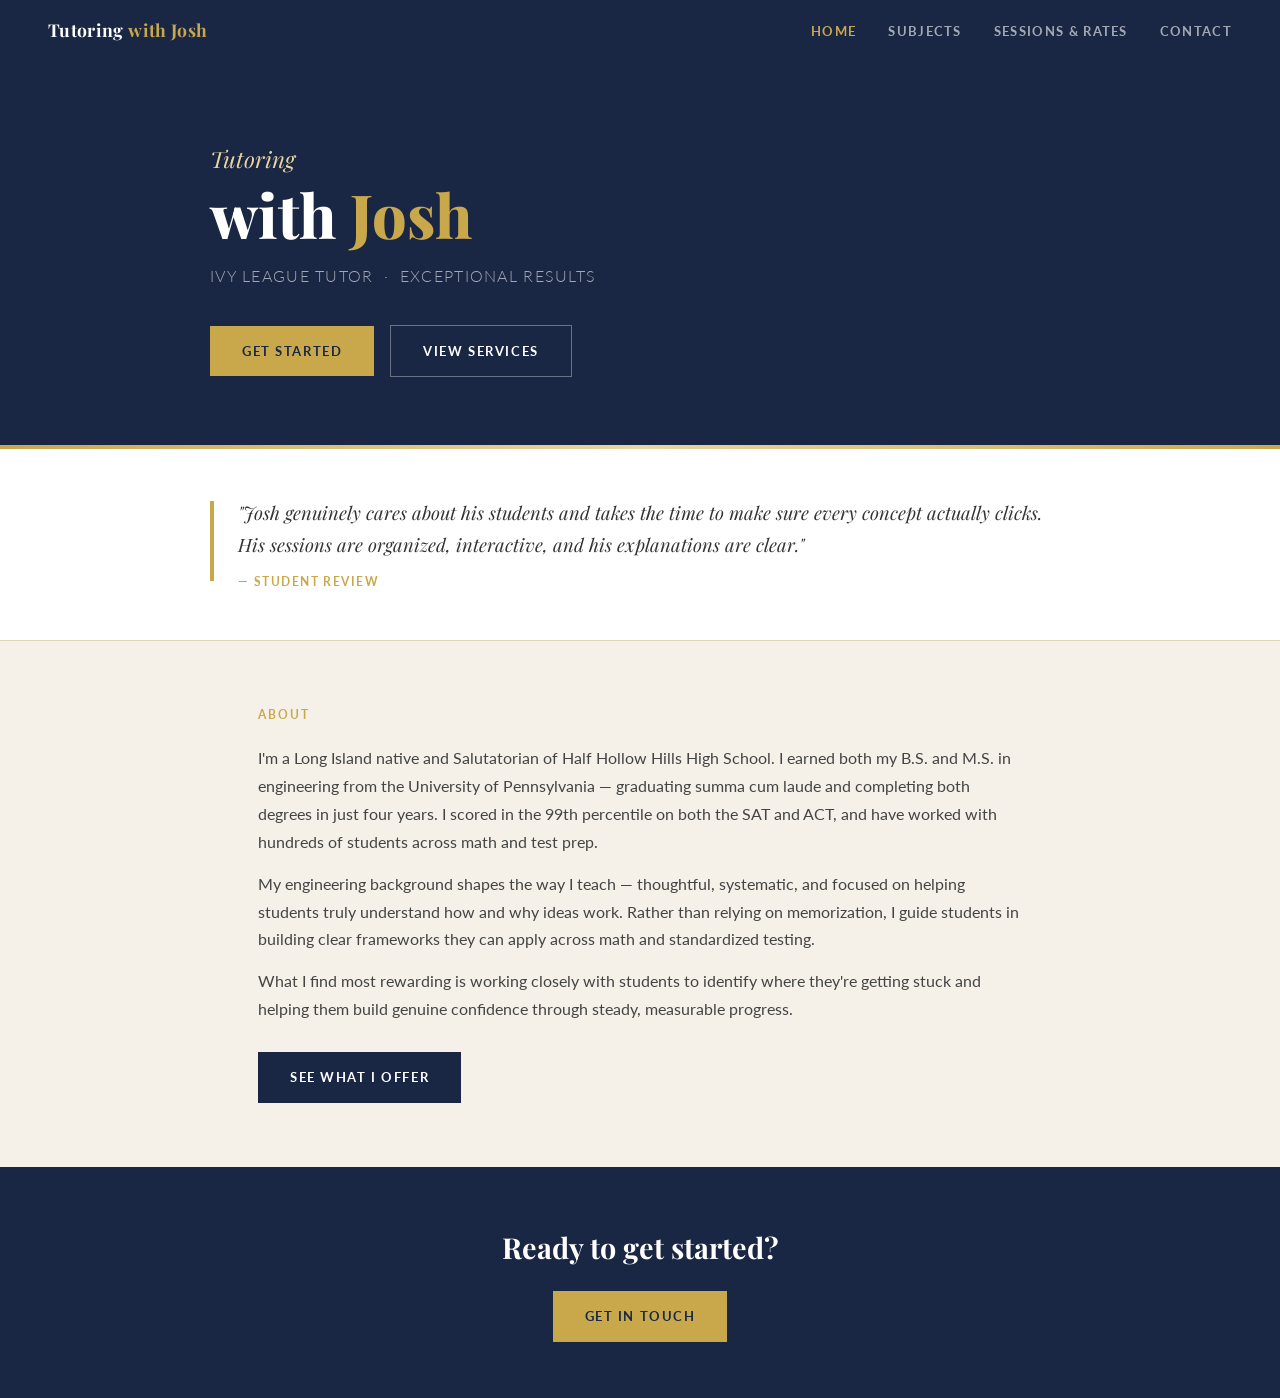
<file: index.html>
<!DOCTYPE html>
<html lang="en">
<head>
  <meta charset="UTF-8" />
  <meta name="viewport" content="width=device-width, initial-scale=1.0" />
  <title>Tutoring with Josh | Ivy League Tutor · Long Island</title>
  <link rel="preconnect" href="https://fonts.googleapis.com" />
  <link rel="preconnect" href="https://fonts.gstatic.com" crossorigin />
  <link href="https://fonts.googleapis.com/css2?family=Playfair+Display:ital,wght@0,700;0,800;1,400;1,600&family=Lato:wght@300;400;700&display=swap" rel="stylesheet" />
  <link rel="stylesheet" href="style.css" />
</head>
<body>

  <nav>
    <a class="nav-brand" href="index.html">Tutoring <span>with Josh</span></a>
    <ul class="nav-links">
      <li><a href="index.html" class="active">Home</a></li>
      <li><a href="subjects.html">Subjects</a></li>
      <li><a href="sessions.html">Sessions &amp; Rates</a></li>
      <li><a href="contact.html">Contact</a></li>
    </ul>
  </nav>

  <section class="hero">
    <div class="hero-inner">
      <div class="hero-eyebrow">Tutoring</div>
      <h1 class="hero-title">with <span>Josh</span></h1>
      <p class="hero-sub">Ivy League tutor &nbsp;·&nbsp; Exceptional results</p>
      <div class="hero-cta">
        <a href="contact.html" class="btn">Get Started</a>
        <a href="subjects.html" class="btn btn-outline">View Services</a>
      </div>
    </div>
  </section>

  <div class="testimonial-band">
    <div class="testimonial-inner">
      <div class="testimonial-bar"></div>
      <div>
        <p class="testimonial-text">"Josh genuinely cares about his students and takes the time to make sure every concept actually clicks. His sessions are organized, interactive, and his explanations are clear."</p>
        <p class="testimonial-attr">— Student Review</p>
      </div>
    </div>
  </div>

  <main class="main">
    <section id="about">
      <p class="section-label">About</p>
      <div class="about-text">
        <p>I'm a Long Island native and Salutatorian of Half Hollow Hills High School. I earned both my B.S. and M.S. in engineering from the University of Pennsylvania — graduating summa cum laude and completing both degrees in just four years. I scored in the 99th percentile on both the SAT and ACT, and have worked with hundreds of students across math and test prep.</p>
        <p>My engineering background shapes the way I teach — thoughtful, systematic, and focused on helping students truly understand how and why ideas work. Rather than relying on memorization, I guide students in building clear frameworks they can apply across math and standardized testing.</p>
        <p>What I find most rewarding is working closely with students to identify where they're getting stuck and helping them build genuine confidence through steady, measurable progress.</p>
        <a href="subjects.html" class="btn btn-dark" style="margin-top:28px; display:inline-block;">See What I Offer</a>
      </div>
    </section>
  </main>

  <footer>
    <div class="footer-inner footer-simple">
      <p class="footer-headline">Ready to get started?</p>
      <a href="contact.html" class="btn">Get in Touch</a>
    </div>
  </footer>

</body>
</html>
</file>
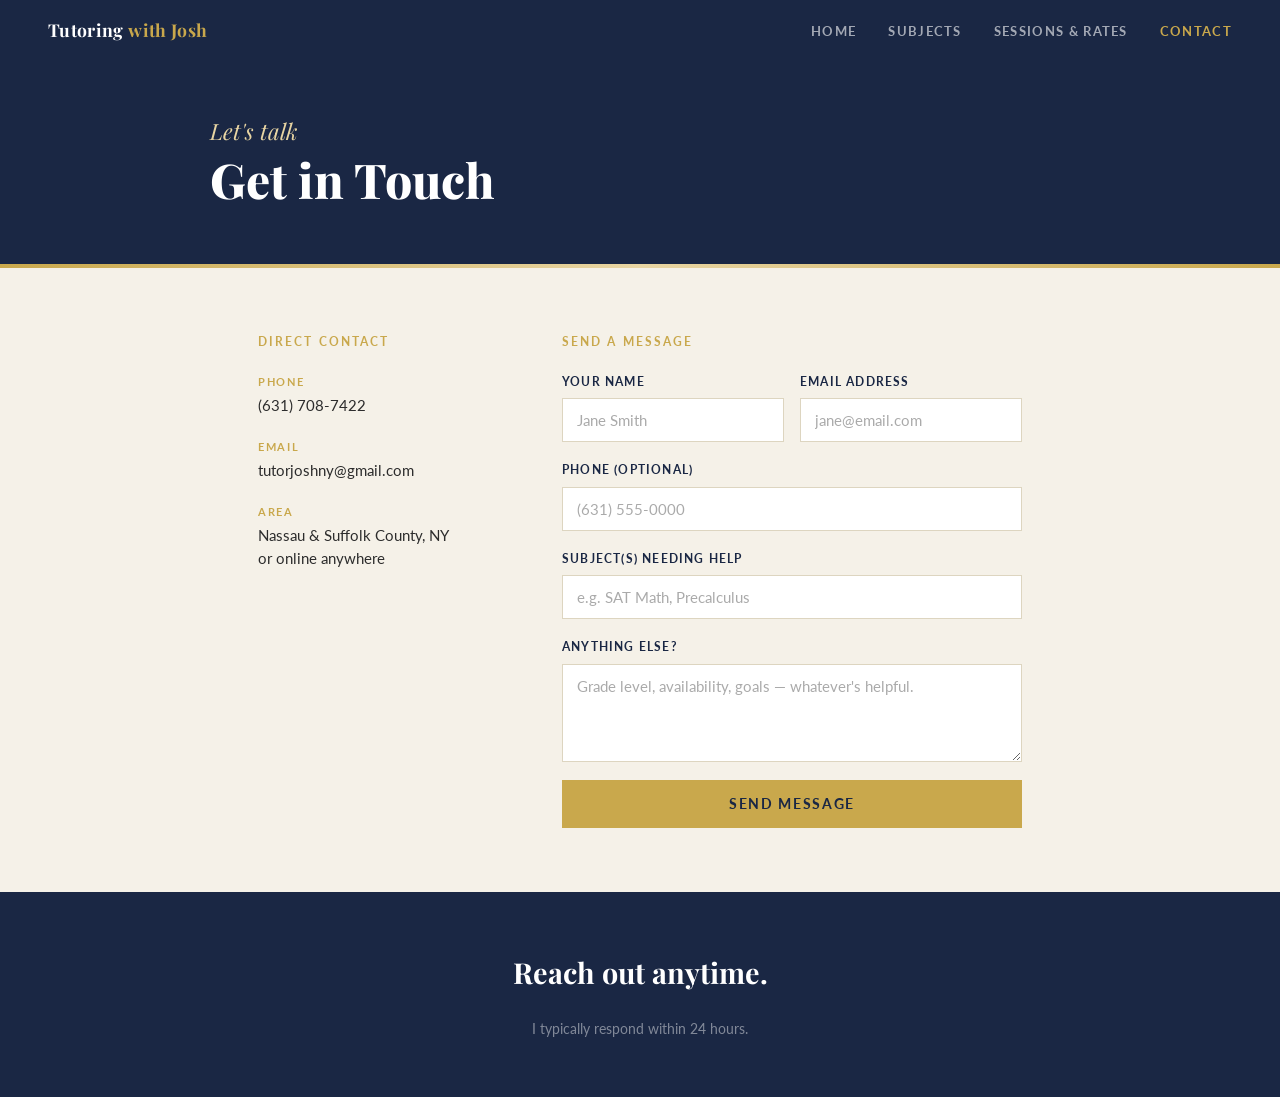
<file: contact.html>
<!DOCTYPE html>
<html lang="en">
<head>
  <meta charset="UTF-8" />
  <meta name="viewport" content="width=device-width, initial-scale=1.0" />
  <title>Contact | Tutoring with Josh</title>
  <link rel="preconnect" href="https://fonts.googleapis.com" />
  <link rel="preconnect" href="https://fonts.gstatic.com" crossorigin />
  <link href="https://fonts.googleapis.com/css2?family=Playfair+Display:ital,wght@0,700;0,800;1,400;1,600&family=Lato:wght@300;400;700&display=swap" rel="stylesheet" />
  <link rel="stylesheet" href="style.css" />
</head>
<body>

  <nav>
    <a class="nav-brand" href="index.html">Tutoring <span>with Josh</span></a>
    <ul class="nav-links">
      <li><a href="index.html">Home</a></li>
      <li><a href="subjects.html">Subjects</a></li>
      <li><a href="sessions.html">Sessions &amp; Rates</a></li>
      <li><a href="contact.html" class="active">Contact</a></li>
    </ul>
  </nav>

  <section class="page-hero">
    <div class="hero-inner">
      <div class="hero-eyebrow">Let's talk</div>
      <h1 class="hero-title" style="font-size: clamp(2rem, 4vw, 3rem);">Get in Touch</h1>
    </div>
  </section>

  <main class="main">
    <div class="contact-layout">

      <div class="contact-info">
        <p class="section-label">Direct Contact</p>
        <ul class="contact-list">
          <li class="contact-row">
            <span class="contact-label">Phone</span>
            <a class="contact-value" href="tel:6317087422">(631) 708-7422</a>
          </li>
          <li class="contact-row">
            <span class="contact-label">Email</span>
            <a class="contact-value" href="mailto:tutorjoshny@gmail.com">tutorjoshny@gmail.com</a>
          </li>
          <li class="contact-row">
            <span class="contact-label">Area</span>
            <span class="contact-value">Nassau &amp; Suffolk County, NY<br/>or online anywhere</span>
          </li>
        </ul>
      </div>

      <div class="contact-form-wrap">
        <p class="section-label">Send a Message</p>
        <form action="https://formspree.io/f/xeervpgo" method="POST" class="contact-form">

          <div class="field-row">
            <div class="field">
              <label for="name">Your Name</label>
              <input type="text" id="name" name="name" placeholder="Jane Smith" required />
            </div>
            <div class="field">
              <label for="email">Email Address</label>
              <input type="email" id="email" name="email" placeholder="jane@email.com" required />
            </div>
          </div>

          <div class="field">
            <label for="phone">Phone (optional)</label>
            <input type="tel" id="phone" name="phone" placeholder="(631) 555-0000" />
          </div>

          <div class="field">
            <label for="subject">Subject(s) Needing Help</label>
            <input type="text" id="subject" name="subject" placeholder="e.g. SAT Math, Precalculus" />
          </div>

          <div class="field">
            <label for="message">Anything else?</label>
            <textarea id="message" name="message" rows="4" placeholder="Grade level, availability, goals — whatever's helpful."></textarea>
          </div>

          <button type="submit" class="btn btn-submit">Send Message</button>
        </form>
      </div>

    </div>
  </main>

  <footer>
    <div class="footer-inner footer-simple">
      <p class="footer-headline">Reach out anytime.</p>
      <p style="color:rgba(255,255,255,0.45); font-size:0.9rem; margin-top:8px;">I typically respond within 24 hours.</p>
    </div>
  </footer>

</body>
</html>
</file>
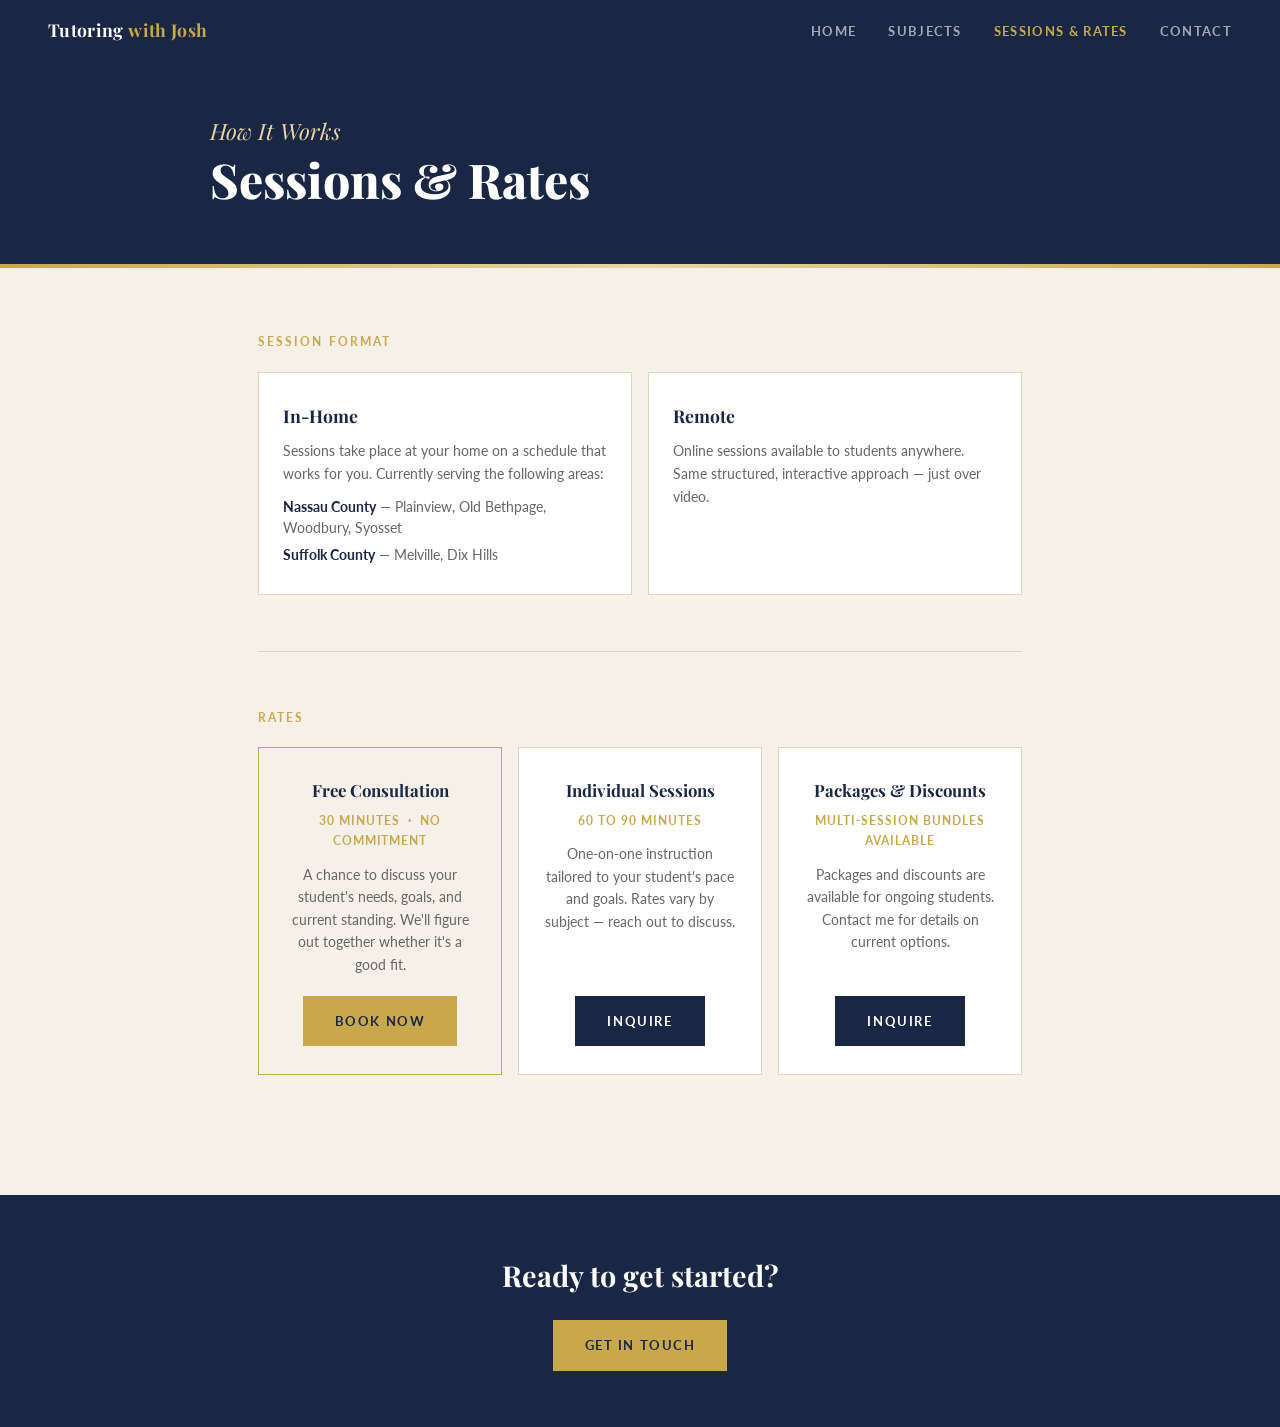
<file: sessions.html>
<!DOCTYPE html>
<html lang="en">
<head>
  <meta charset="UTF-8" />
  <meta name="viewport" content="width=device-width, initial-scale=1.0" />
  <title>Sessions & Rates | Tutoring with Josh</title>
  <link rel="preconnect" href="https://fonts.googleapis.com" />
  <link rel="preconnect" href="https://fonts.gstatic.com" crossorigin />
  <link href="https://fonts.googleapis.com/css2?family=Playfair+Display:ital,wght@0,700;0,800;1,400;1,600&family=Lato:wght@300;400;700&display=swap" rel="stylesheet" />
  <link rel="stylesheet" href="style.css" />
</head>
<body>

  <nav>
    <a class="nav-brand" href="index.html">Tutoring <span>with Josh</span></a>
    <ul class="nav-links">
      <li><a href="index.html">Home</a></li>
      <li><a href="subjects.html">Subjects</a></li>
      <li><a href="sessions.html" class="active">Sessions &amp; Rates</a></li>
      <li><a href="contact.html">Contact</a></li>
    </ul>
  </nav>

  <section class="page-hero">
    <div class="hero-inner">
      <div class="hero-eyebrow">How It Works</div>
      <h1 class="hero-title" style="font-size: clamp(2rem, 4vw, 3rem);">Sessions &amp; Rates</h1>
    </div>
  </section>

  <main class="main">

    <!-- SESSION FORMAT -->
    <section class="content-section">
      <p class="section-label">Session Format</p>
      <div class="format-grid">
        <div class="format-card">
          <h3 class="format-title">In-Home</h3>
          <p class="format-desc">Sessions take place at your home on a schedule that works for you. Currently serving the following areas:</p>
          <ul class="area-list">
            <li><span class="area-county-inline">Nassau County</span> — Plainview, Old Bethpage, Woodbury, Syosset</li>
            <li><span class="area-county-inline">Suffolk County</span> — Melville, Dix Hills</li>
          </ul>
        </div>
        <div class="format-card">
          <h3 class="format-title">Remote</h3>
          <p class="format-desc">Online sessions available to students anywhere. Same structured, interactive approach — just over video.</p>
        </div>
      </div>
    </section>

    <div class="divider"></div>

    <!-- RATES -->
    <section class="content-section">
      <p class="section-label">Rates</p>
      <div class="rates-grid">
        <div class="rate-card rate-card--highlight">
          <h3 class="rate-title">Free Consultation</h3>
          <p class="rate-duration">30 minutes &nbsp;·&nbsp; No commitment</p>
          <p class="rate-desc">A chance to discuss your student's needs, goals, and current standing. We'll figure out together whether it's a good fit.</p>
          <a href="contact.html" class="btn" style="margin-top: 20px;">Book Now</a>
        </div>
        <div class="rate-card">
          <h3 class="rate-title">Individual Sessions</h3>
          <p class="rate-duration">60 to 90 minutes</p>
          <p class="rate-desc">One-on-one instruction tailored to your student's pace and goals. Rates vary by subject — reach out to discuss.</p>
          <a href="contact.html" class="btn btn-dark" style="margin-top: 20px;">Inquire</a>
        </div>
        <div class="rate-card">
          <h3 class="rate-title">Packages &amp; Discounts</h3>
          <p class="rate-duration">Multi-session bundles available</p>
          <p class="rate-desc">Packages and discounts are available for ongoing students. Contact me for details on current options.</p>
          <a href="contact.html" class="btn btn-dark" style="margin-top: 20px;">Inquire</a>
        </div>
      </div>
    </section>

  </main>

  <footer>
    <div class="footer-inner footer-simple">
      <p class="footer-headline">Ready to get started?</p>
      <a href="contact.html" class="btn">Get in Touch</a>
    </div>
  </footer>

</body>
</html>
</file>
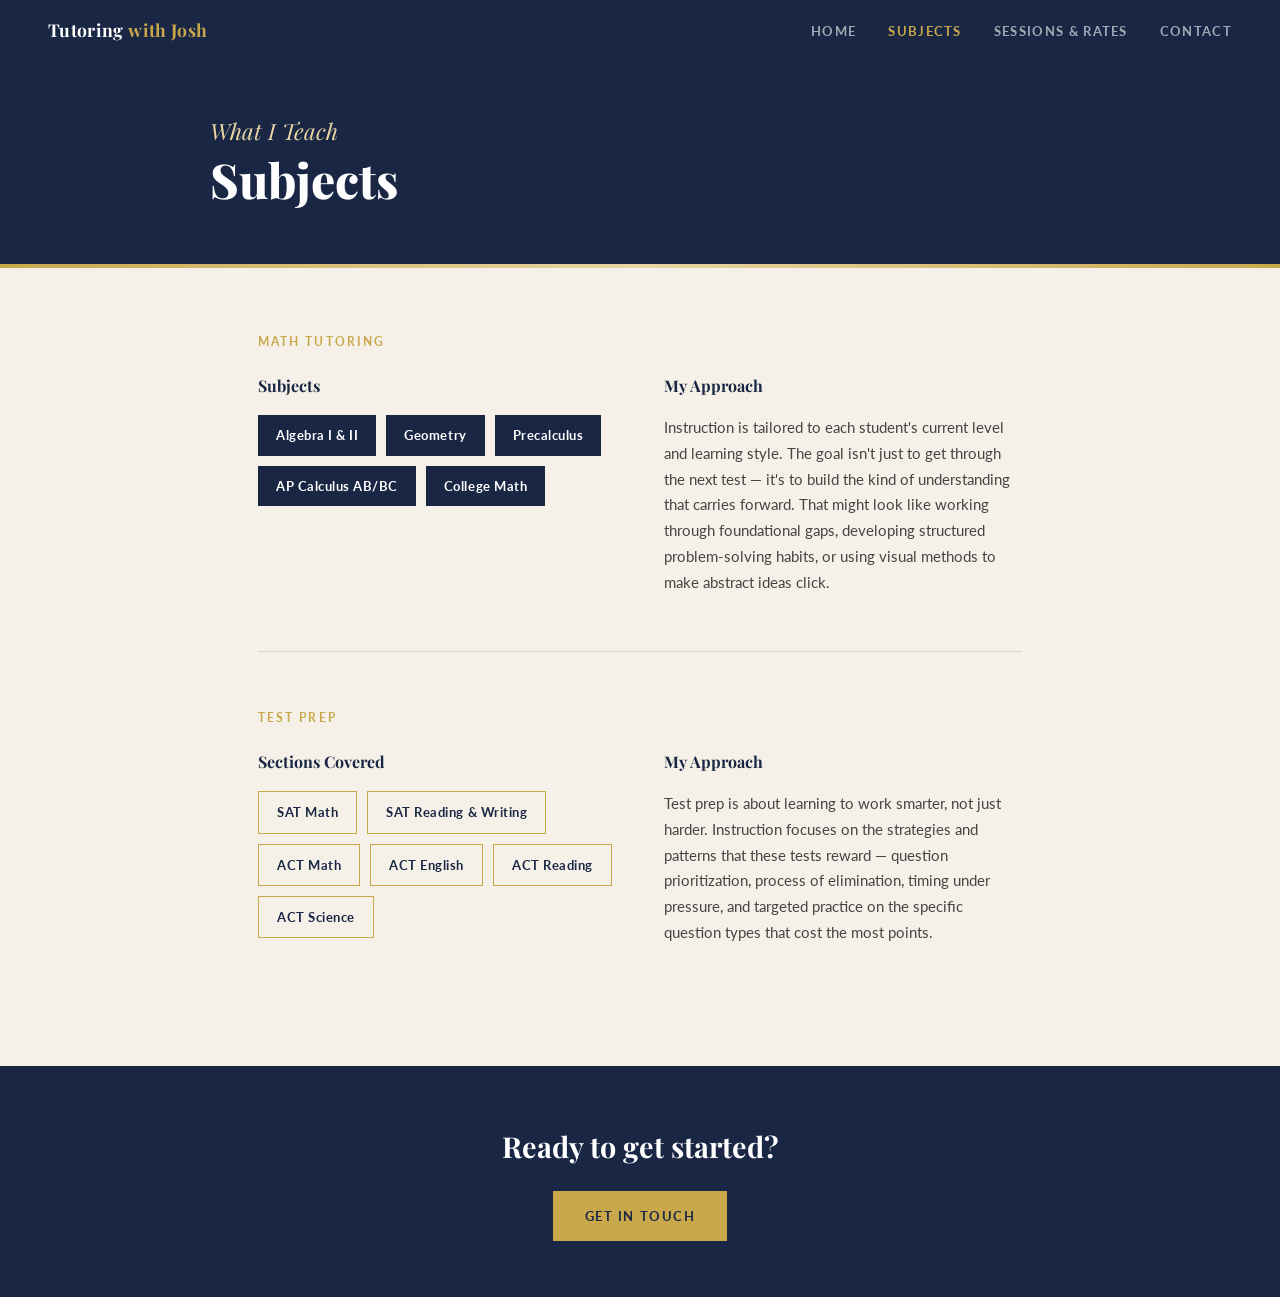
<file: subjects.html>
<!DOCTYPE html>
<html lang="en">
<head>
  <meta charset="UTF-8" />
  <meta name="viewport" content="width=device-width, initial-scale=1.0" />
  <title>Subjects | Tutoring with Josh</title>
  <link rel="preconnect" href="https://fonts.googleapis.com" />
  <link rel="preconnect" href="https://fonts.gstatic.com" crossorigin />
  <link href="https://fonts.googleapis.com/css2?family=Playfair+Display:ital,wght@0,700;0,800;1,400;1,600&family=Lato:wght@300;400;700&display=swap" rel="stylesheet" />
  <link rel="stylesheet" href="style.css" />
</head>
<body>

  <nav>
    <a class="nav-brand" href="index.html">Tutoring <span>with Josh</span></a>
    <ul class="nav-links">
      <li><a href="index.html">Home</a></li>
      <li><a href="subjects.html" class="active">Subjects</a></li>
      <li><a href="sessions.html">Sessions &amp; Rates</a></li>
      <li><a href="contact.html">Contact</a></li>
    </ul>
  </nav>

  <section class="page-hero">
    <div class="hero-inner">
      <div class="hero-eyebrow">What I Teach</div>
      <h1 class="hero-title" style="font-size: clamp(2rem, 4vw, 3rem);">Subjects</h1>
    </div>
  </section>

  <main class="main">

    <!-- MATH -->
    <section class="content-section">
      <p class="section-label">Math Tutoring</p>
      <div class="services-grid">
        <div>
          <h2 class="services-heading">Subjects</h2>
          <div class="pill-row">
            <span class="pill">Algebra I &amp; II</span>
            <span class="pill">Geometry</span>
            <span class="pill">Precalculus</span>
            <span class="pill">AP Calculus AB/BC</span>
            <span class="pill">College Math</span>
          </div>
        </div>
        <div>
          <h2 class="services-heading">My Approach</h2>
          <p class="approach-text">Instruction is tailored to each student's current level and learning style. The goal isn't just to get through the next test — it's to build the kind of understanding that carries forward. That might look like working through foundational gaps, developing structured problem-solving habits, or using visual methods to make abstract ideas click.</p>
        </div>
      </div>
    </section>

    <div class="divider"></div>

    <!-- TEST PREP -->
    <section class="content-section">
      <p class="section-label">Test Prep</p>
      <div class="services-grid">
        <div>
          <h2 class="services-heading">Sections Covered</h2>
          <div class="pill-row">
            <span class="pill pill--gold">SAT Math</span>
            <span class="pill pill--gold">SAT Reading &amp; Writing</span>
            <span class="pill pill--gold">ACT Math</span>
            <span class="pill pill--gold">ACT English</span>
            <span class="pill pill--gold">ACT Reading</span>
            <span class="pill pill--gold">ACT Science</span>
          </div>
        </div>
        <div>
          <h2 class="services-heading">My Approach</h2>
          <p class="approach-text">Test prep is about learning to work smarter, not just harder. Instruction focuses on the strategies and patterns that these tests reward — question prioritization, process of elimination, timing under pressure, and targeted practice on the specific question types that cost the most points.</p>
        </div>
      </div>
    </section>

  </main>

  <footer>
    <div class="footer-inner footer-simple">
      <p class="footer-headline">Ready to get started?</p>
      <a href="contact.html" class="btn">Get in Touch</a>
    </div>
  </footer>

</body>
</html>
</file>
<file: style.css>
*, *::before, *::after { box-sizing: border-box; margin: 0; padding: 0; }

:root {
  --navy: #1a2744;
  --navy-light: #243058;
  --gold: #c9a84c;
  --gold-light: #e8d5a3;
  --cream: #f5f1e8;
  --white: #ffffff;
  --text: #2c2c2c;
  --text-muted: #666;
  --border: #ddd5c0;
}

html { scroll-behavior: smooth; }

body {
  font-family: 'Lato', sans-serif;
  color: var(--text);
  background: var(--cream);
  font-size: 16px;
  line-height: 1.7;
}

/* ── NAV ── */
nav {
  background: var(--navy);
  position: sticky;
  top: 0;
  z-index: 100;
  display: flex;
  justify-content: space-between;
  align-items: center;
  padding: 0 48px;
  height: 60px;
}

.nav-brand {
  font-family: 'Playfair Display', serif;
  color: var(--white);
  font-size: 1.1rem;
  font-weight: 700;
  letter-spacing: 0.02em;
  text-decoration: none;
}

.nav-brand span { color: var(--gold); }

.nav-links {
  display: flex;
  gap: 32px;
  list-style: none;
}

.nav-links a {
  color: rgba(255,255,255,0.6);
  text-decoration: none;
  font-size: 0.82rem;
  font-weight: 700;
  letter-spacing: 0.1em;
  text-transform: uppercase;
  transition: color 0.2s;
}

.nav-links a:hover,
.nav-links a.active { color: var(--gold); }

/* ── HERO ── */
.hero {
  background: var(--navy);
  padding: 80px 48px 72px;
  position: relative;
  overflow: hidden;
}

.hero::after {
  content: '';
  position: absolute;
  bottom: 0; left: 0; right: 0;
  height: 4px;
  background: linear-gradient(90deg, var(--gold), var(--gold-light), var(--gold));
}

.page-hero {
  background: var(--navy);
  padding: 52px 48px 48px;
  position: relative;
}

.page-hero::after {
  content: '';
  position: absolute;
  bottom: 0; left: 0; right: 0;
  height: 4px;
  background: linear-gradient(90deg, var(--gold), var(--gold-light), var(--gold));
}

.hero-inner {
  max-width: 860px;
  margin: 0 auto;
}

.hero-eyebrow {
  font-family: 'Playfair Display', serif;
  font-style: italic;
  color: var(--gold-light);
  font-size: 1.4rem;
  font-weight: 400;
  margin-bottom: 4px;
  opacity: 0;
  animation: fadeUp 0.6s 0.1s forwards;
}

.hero-title {
  font-family: 'Playfair Display', serif;
  font-size: clamp(2.6rem, 5vw, 3.8rem);
  font-weight: 800;
  color: var(--white);
  line-height: 1.05;
  margin-bottom: 16px;
  opacity: 0;
  animation: fadeUp 0.6s 0.25s forwards;
}

.hero-title span { color: var(--gold); }

.hero-sub {
  color: rgba(255,255,255,0.6);
  font-size: 1rem;
  font-weight: 300;
  letter-spacing: 0.08em;
  text-transform: uppercase;
  opacity: 0;
  animation: fadeUp 0.6s 0.4s forwards;
}

.hero-cta {
  margin-top: 36px;
  opacity: 0;
  animation: fadeUp 0.6s 0.55s forwards;
}

@keyframes fadeUp {
  from { opacity: 0; transform: translateY(18px); }
  to   { opacity: 1; transform: translateY(0); }
}

/* ── BUTTONS ── */
.btn {
  display: inline-block;
  background: var(--gold);
  color: var(--navy);
  font-family: 'Lato', sans-serif;
  font-weight: 700;
  font-size: 0.82rem;
  letter-spacing: 0.12em;
  text-transform: uppercase;
  text-decoration: none;
  padding: 14px 32px;
  border: none;
  cursor: pointer;
  transition: background 0.2s, transform 0.15s;
}

.btn:hover {
  background: var(--gold-light);
  transform: translateY(-1px);
}

.btn-outline {
  background: transparent;
  color: var(--white);
  border: 1px solid rgba(255,255,255,0.35);
  margin-left: 12px;
}

.btn-outline:hover {
  background: rgba(255,255,255,0.08);
  transform: translateY(-1px);
}

.btn-dark {
  background: var(--navy);
  color: var(--white);
}

.btn-dark:hover {
  background: var(--navy-light);
}

.btn-submit {
  width: 100%;
  padding: 16px;
  font-size: 0.85rem;
}

/* ── TESTIMONIAL ── */
.testimonial-band {
  background: var(--white);
  padding: 48px;
  border-bottom: 1px solid var(--border);
}

.testimonial-inner {
  max-width: 860px;
  margin: 0 auto;
  display: flex;
  gap: 24px;
  align-items: flex-start;
}

.testimonial-bar {
  width: 4px;
  min-height: 80px;
  background: var(--gold);
  flex-shrink: 0;
  margin-top: 4px;
}

.testimonial-text {
  font-family: 'Playfair Display', serif;
  font-style: italic;
  font-size: 1.15rem;
  color: #333;
  line-height: 1.7;
}

.testimonial-attr {
  margin-top: 12px;
  font-size: 0.75rem;
  font-weight: 700;
  letter-spacing: 0.12em;
  text-transform: uppercase;
  color: var(--gold);
}

/* ── MAIN ── */
.main {
  max-width: 860px;
  margin: 0 auto;
  padding: 64px 48px;
}

.section-label {
  font-size: 0.72rem;
  font-weight: 700;
  letter-spacing: 0.18em;
  text-transform: uppercase;
  color: var(--gold);
  margin-bottom: 20px;
}

.section-intro {
  color: #444;
  font-size: 0.95rem;
  margin-bottom: 24px;
}

.divider {
  height: 1px;
  background: var(--border);
  margin: 0 0 56px;
}

.content-section {
  margin-bottom: 56px;
}

/* ── ABOUT (home page) ── */
.about-text p {
  color: #444;
  font-size: 0.97rem;
  line-height: 1.8;
  margin-bottom: 14px;
}

.about-text p:last-of-type { margin-bottom: 0; }

/* ── SUBJECTS ── */
.services-grid {
  display: grid;
  grid-template-columns: 1fr 1fr;
  gap: 48px;
  align-items: start;
}

.services-heading {
  font-family: 'Playfair Display', serif;
  font-size: 1rem;
  font-weight: 700;
  color: var(--navy);
  margin-bottom: 16px;
}

.pill-row {
  display: flex;
  flex-wrap: wrap;
  gap: 10px;
}

.pill {
  background: var(--navy);
  color: var(--white);
  font-size: 0.82rem;
  font-weight: 700;
  letter-spacing: 0.04em;
  padding: 9px 18px;
}

.pill--gold {
  background: transparent;
  color: var(--navy);
  border: 1.5px solid var(--gold);
}

.approach-text {
  font-size: 0.92rem;
  color: #444;
  line-height: 1.75;
}

/* ── SESSION FORMAT ── */
.format-grid {
  display: grid;
  grid-template-columns: 1fr 1fr;
  gap: 16px;
}

.format-card {
  background: var(--white);
  border: 1px solid var(--border);
  padding: 28px 24px;
  transition: border-color 0.2s;
}

.format-card:hover { border-color: var(--gold); }

.format-title {
  font-family: 'Playfair Display', serif;
  font-size: 1.1rem;
  font-weight: 700;
  color: var(--navy);
  margin-bottom: 8px;
}

.format-desc {
  font-size: 0.9rem;
  color: var(--text-muted);
  line-height: 1.6;
}

/* ── AREA LIST (inside format card) ── */
.area-list {
  list-style: none;
  margin-top: 12px;
  display: flex;
  flex-direction: column;
  gap: 6px;
}

.area-list li {
  font-size: 0.87rem;
  color: var(--text-muted);
  line-height: 1.5;
}

.area-county-inline {
  font-weight: 700;
  color: var(--navy);
}

/* ── RATES ── */
.rates-grid {
  display: grid;
  grid-template-columns: repeat(3, 1fr);
  gap: 16px;
}

.rate-card {
  background: var(--white);
  border: 1px solid var(--border);
  padding: 28px 24px;
  display: flex;
  flex-direction: column;
  align-items: center;
  text-align: center;
}

.rate-card--highlight {
  border-color: var(--gold);
  background: var(--cream);
}

.rate-title {
  font-family: 'Playfair Display', serif;
  font-size: 1.05rem;
  font-weight: 700;
  color: var(--navy);
  margin-bottom: 6px;
}

.rate-duration {
  font-size: 0.75rem;
  font-weight: 700;
  letter-spacing: 0.08em;
  text-transform: uppercase;
  color: var(--gold);
  margin-bottom: 12px;
}

.rate-desc {
  font-size: 0.88rem;
  color: var(--text-muted);
  line-height: 1.6;
  flex: 1;
}

/* ── CONTACT PAGE ── */
.contact-layout {
  display: grid;
  grid-template-columns: 240px 1fr;
  gap: 64px;
  align-items: start;
}

.contact-list {
  list-style: none;
  display: flex;
  flex-direction: column;
  gap: 20px;
}

.contact-row {
  display: flex;
  flex-direction: column;
  gap: 3px;
}

.contact-label {
  font-size: 0.7rem;
  font-weight: 700;
  letter-spacing: 0.15em;
  text-transform: uppercase;
  color: var(--gold);
}

.contact-value {
  color: var(--text);
  font-size: 0.95rem;
  text-decoration: none;
  line-height: 1.5;
}

a.contact-value:hover { color: var(--navy); text-decoration: underline; }

/* ── FORM ── */
.contact-form {
  display: flex;
  flex-direction: column;
  gap: 18px;
}

.field-row {
  display: grid;
  grid-template-columns: 1fr 1fr;
  gap: 16px;
}

.field {
  display: flex;
  flex-direction: column;
  gap: 6px;
}

.field label {
  font-size: 0.75rem;
  font-weight: 700;
  letter-spacing: 0.1em;
  text-transform: uppercase;
  color: var(--navy);
}

.field input,
.field textarea {
  background: var(--white);
  border: 1px solid var(--border);
  padding: 12px 14px;
  font-family: 'Lato', sans-serif;
  font-size: 0.95rem;
  color: var(--text);
  outline: none;
  transition: border-color 0.2s;
  width: 100%;
}

.field input:focus,
.field textarea:focus { border-color: var(--gold); }

.field input::placeholder,
.field textarea::placeholder { color: #aaa; }

.field textarea { resize: vertical; }

/* ── FOOTER ── */
footer {
  background: var(--navy);
  padding: 56px 48px;
}

.footer-inner {
  max-width: 860px;
  margin: 0 auto;
}

.footer-simple { text-align: center; }

.footer-headline {
  font-family: 'Playfair Display', serif;
  font-size: 1.8rem;
  font-weight: 700;
  color: var(--white);
  margin-bottom: 20px;
}

/* ── RESPONSIVE ── */
@media (max-width: 700px) {
  nav { padding: 0 20px; }
  .nav-links { gap: 14px; }
  .nav-links a { font-size: 0.75rem; }
  .hero, .page-hero { padding: 52px 24px 48px; }
  .testimonial-band { padding: 36px 24px; }
  .main { padding: 48px 24px; }
  .services-grid { grid-template-columns: 1fr; gap: 32px; }
  .format-grid { grid-template-columns: 1fr; }
  .rates-grid { grid-template-columns: 1fr; }
  .contact-layout { grid-template-columns: 1fr; gap: 40px; }
  .field-row { grid-template-columns: 1fr; }
  footer { padding: 48px 24px; }
  .btn-outline { margin-left: 0; margin-top: 10px; display: block; text-align: center; }
}
</file>
